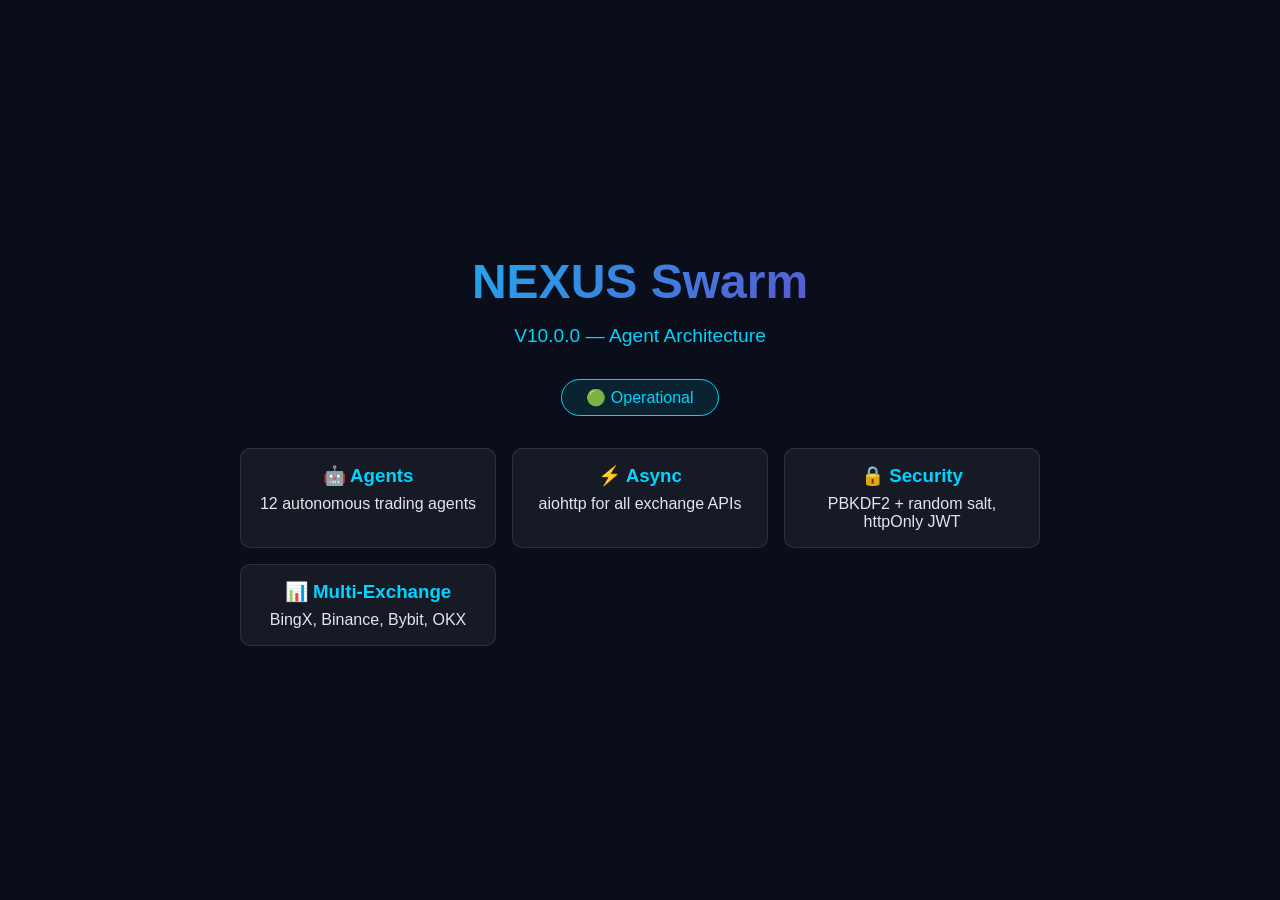
<file: templates/index.html>
<!DOCTYPE html>
<html lang="en">
<head>
    <meta charset="UTF-8">
    <meta name="viewport" content="width=device-width, initial-scale=1.0">
    <title>NEXUS Swarm V10</title>
    <style>
        * { margin: 0; padding: 0; box-sizing: border-box; }
        body {
            font-family: -apple-system, BlinkMacSystemFont, 'Segoe UI', Roboto, sans-serif;
            background: #0a0e1a;
            color: #e0e6ed;
            min-height: 100vh;
            display: flex;
            flex-direction: column;
            align-items: center;
            justify-content: center;
        }
        .container { text-align: center; padding: 2rem; }
        h1 {
            font-size: 3rem;
            background: linear-gradient(135deg, #00d4ff, #7b2cbf);
            -webkit-background-clip: text;
            -webkit-text-fill-color: transparent;
            margin-bottom: 1rem;
        }
        .version { color: #00d4ff; font-size: 1.2rem; margin-bottom: 2rem; }
        .status {
            display: inline-block;
            padding: 0.5rem 1.5rem;
            background: rgba(0, 212, 255, 0.1);
            border: 1px solid #00d4ff;
            border-radius: 20px;
            color: #00d4ff;
        }
        .features {
            margin-top: 2rem;
            display: grid;
            grid-template-columns: repeat(auto-fit, minmax(200px, 1fr));
            gap: 1rem;
            max-width: 800px;
        }
        .feature {
            background: rgba(255,255,255,0.05);
            padding: 1rem;
            border-radius: 10px;
            border: 1px solid rgba(255,255,255,0.1);
        }
        .feature h3 { color: #00d4ff; margin-bottom: 0.5rem; }
    </style>
</head>
<body>
    <div class="container">
        <h1>NEXUS Swarm</h1>
        <div class="version">V10.0.0 — Agent Architecture</div>
        <div class="status">🟢 Operational</div>
        <div class="features">
            <div class="feature"><h3>🤖 Agents</h3><p>12 autonomous trading agents</p></div>
            <div class="feature"><h3>⚡ Async</h3><p>aiohttp for all exchange APIs</p></div>
            <div class="feature"><h3>🔒 Security</h3><p>PBKDF2 + random salt, httpOnly JWT</p></div>
            <div class="feature"><h3>📊 Multi-Exchange</h3><p>BingX, Binance, Bybit, OKX</p></div>
        </div>
    </div>
</body>
</html>
</file>
